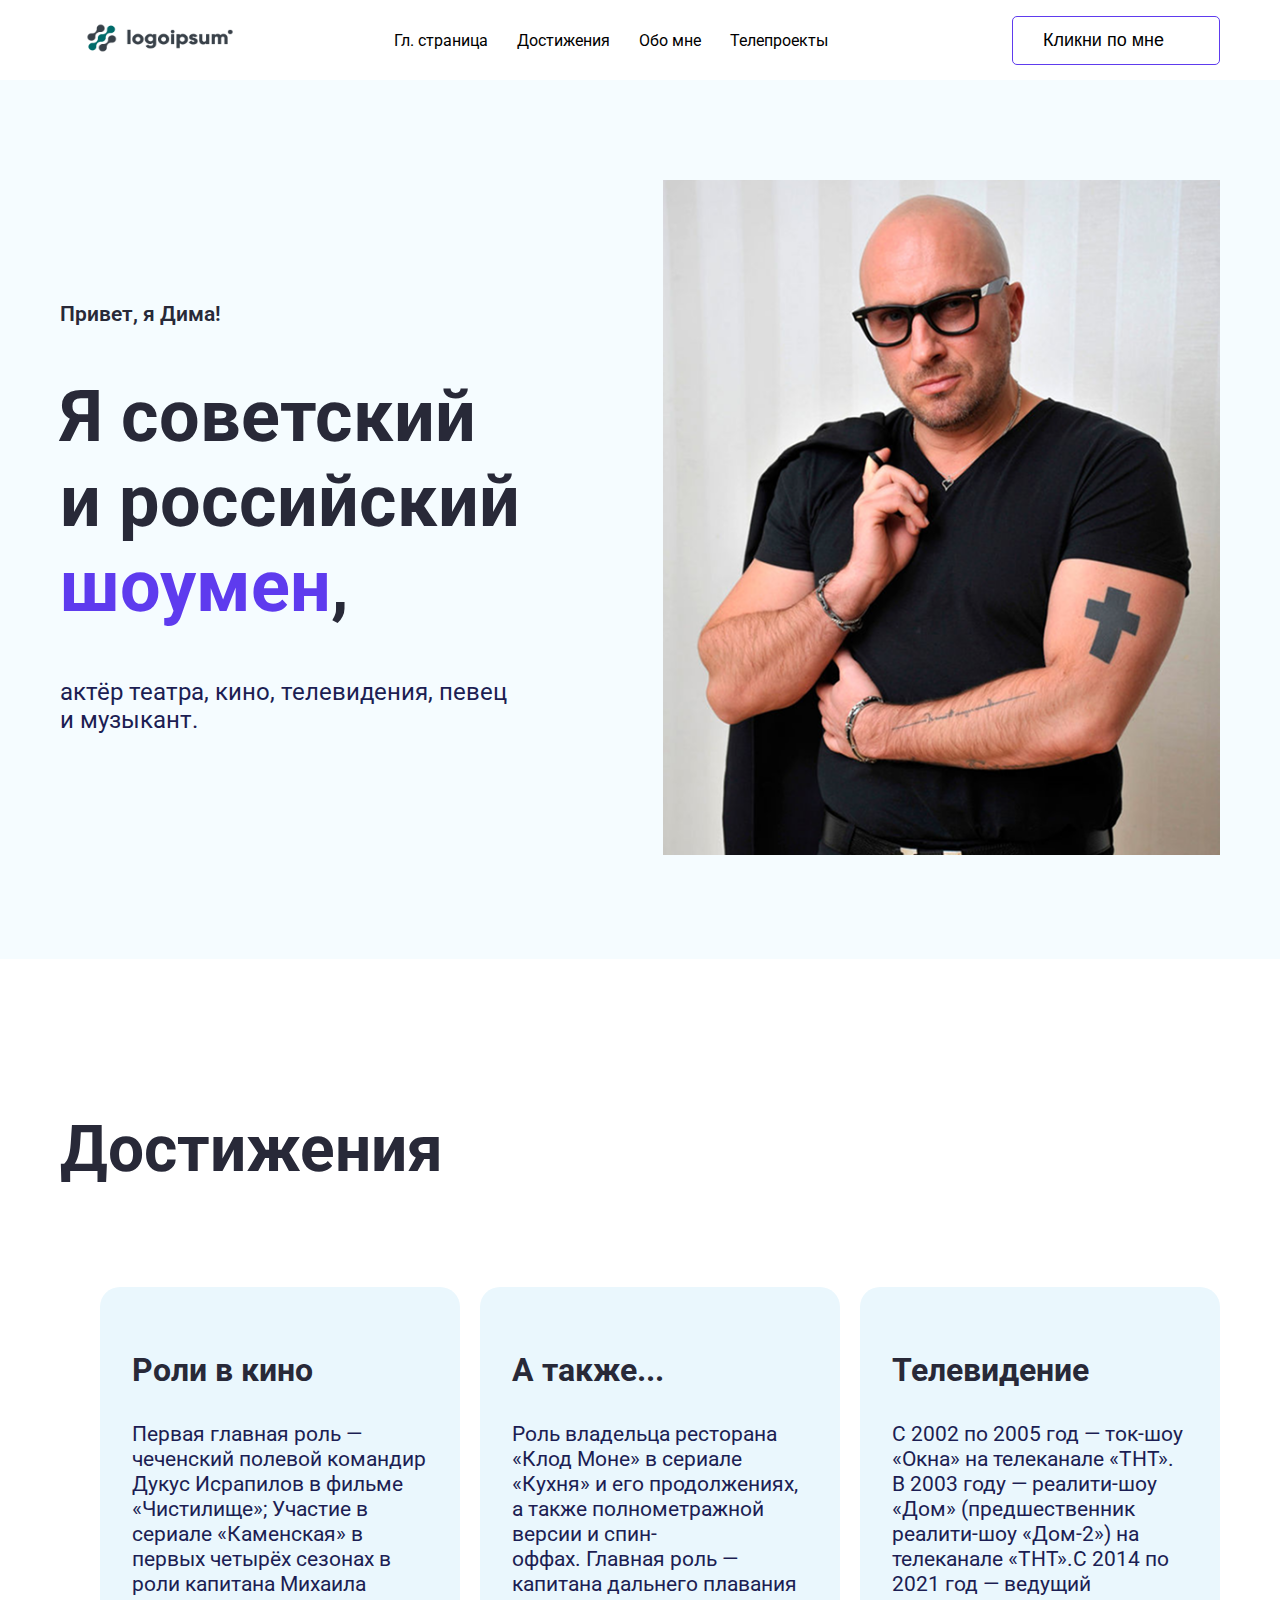
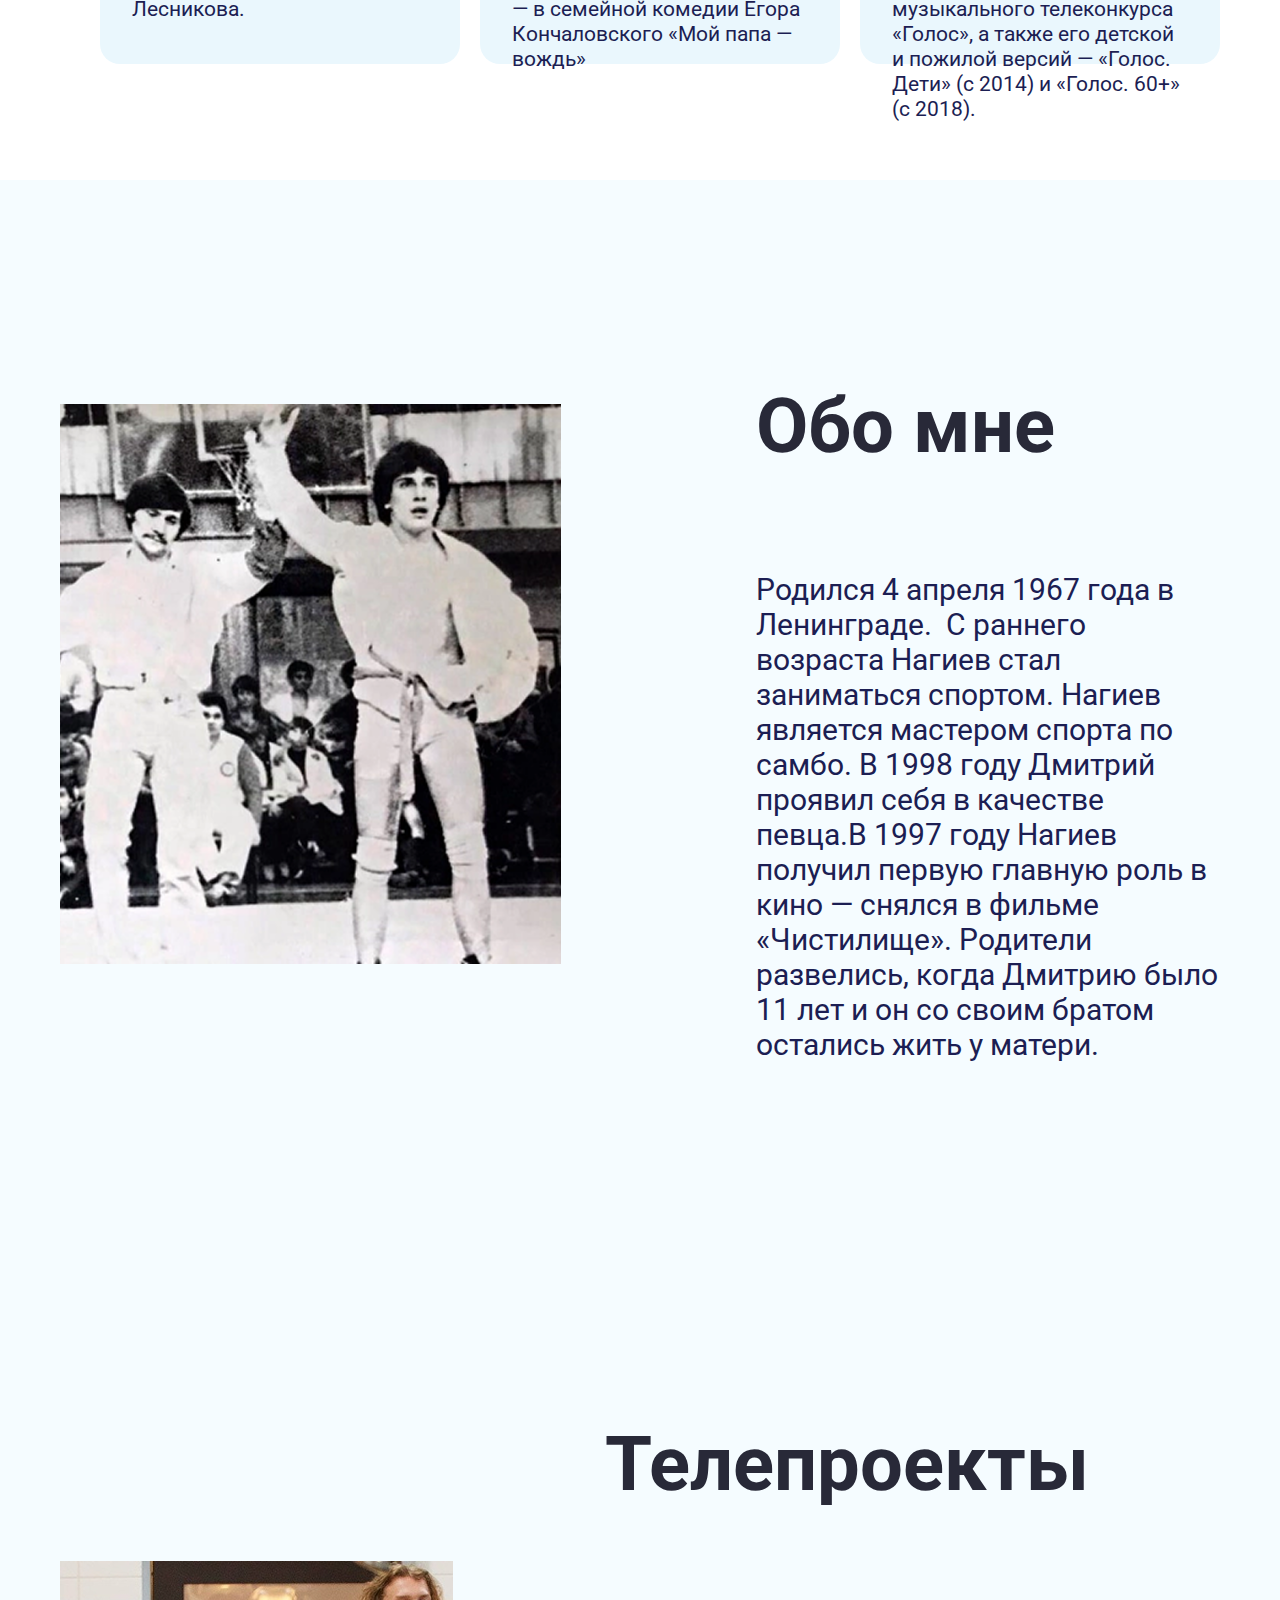
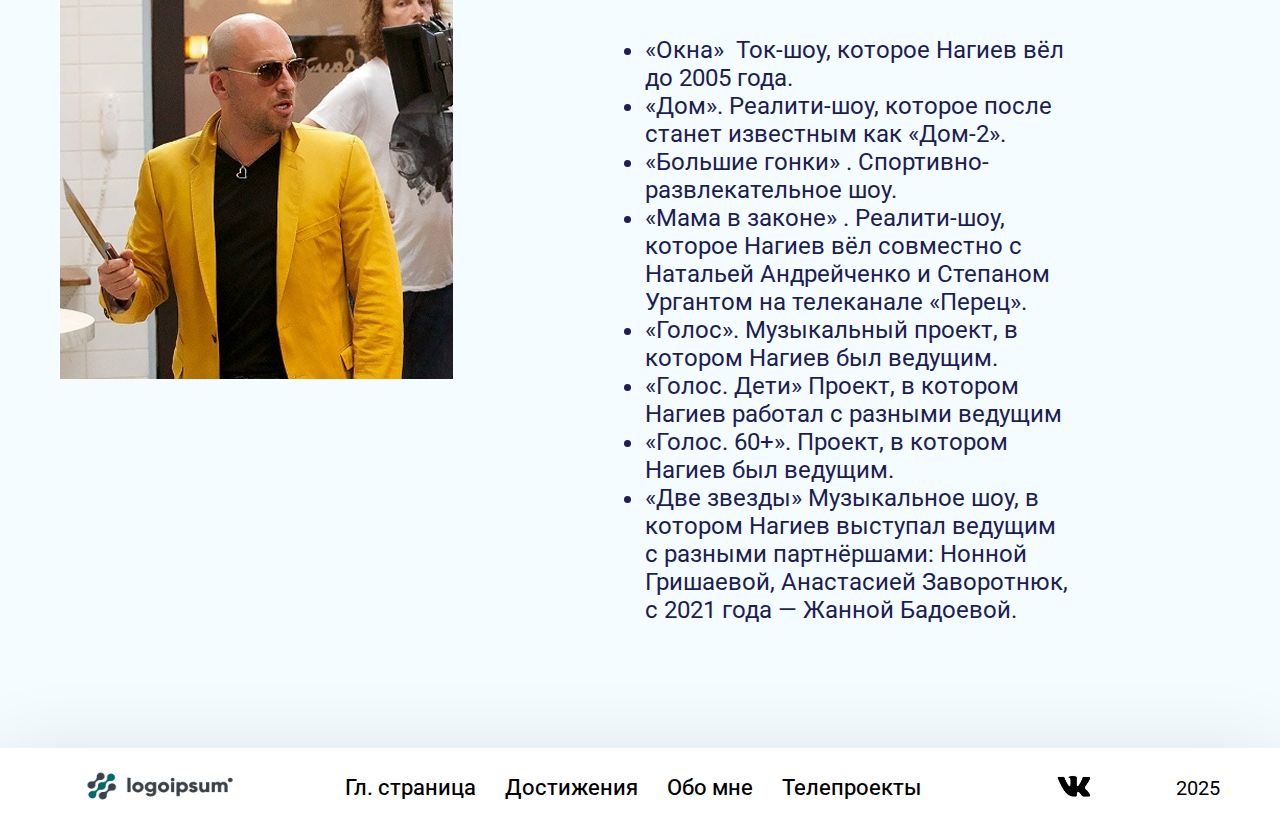
<file: index.html>
<!DOCTYPE html>
<html lang="en">
<head>
    <meta charset="UTF-8">
    <meta name="viewport" content="width=device-width, initial-scale=1.0">
    <title>Биография Дмитрия Нагиева</title>
    <link rel="stylesheet" href="style.css">
</head>
<body>
    <header>
        <div class="Logo">
            <img src="images/Logo.png" alt="логотип">
        </div>
        <nav>
            <a href="#">Гл. страница</a>
            <a href="#">Достижения</a>
            <a href="#">Обо мне</a>
            <a href="#">Телепроекты</a>
        </nav>
        <button class="header-btn"><a href="secondpage.html" target="_blank">Кликни по мне</a></button>
    </header>
    <main class="main">
    <section class="hero">
        <div class="hero-text">
            <p class="hero-name">Привет, я Дима!</p>
            <h1 class="hero-title">Я советский и российский <span>шоумен</span>,</h1>
            <p class="hero-descr"> актёр театра, кино, телевидения, певец и музыкант.</p>
        </div>
        <div class="hero-img">
            <img src="images/hero-bg.png" alt="Фото Дмитрия Нагиева">
        </div>
    </section>
    
    <section class="expertise">
        <div class="expertise__top">
            <h2 class="expertise__title">Достижения</h2>
        </div>
        <div class="experetise__bottom">
            <ul class="expertise__list card">
                <li>
                    <h3 class="card__title">Роли в кино</h3>
                    <p class="card__descr">
                        Первая главная роль — чеченский полевой командир Дукус Исрапилов в фильме «Чистилище»;
Участие в сериале «Каменская» в первых четырёх сезонах в роли капитана Михаила Лесникова.
                    </p>
                </li>
                <li>
                    <h3 class="card__title">А также...</h3>
                    <p class="card__descr">
                        Роль владельца ресторана «Клод Моне» в сериале «Кухня» и его продолжениях, а также полнометражной версии и спин-оффах. Главная роль — капитана дальнего плавания — в семейной комедии Егора Кончаловского «Мой папа — вождь»
                    </p>
                </li>
                <li>
                    <h3 class="card__title">Телевидение</h3>
                    <p class="card__descr">
                        С 2002 по 2005 год — ток-шоу «Окна» на телеканале «ТНТ».
В 2003 году — реалити-шоу «Дом» (предшественник реалити-шоу «Дом-2») на телеканале «ТНТ».С 2014 по 2021 год — ведущий музыкального телеконкурса «Голос», а также его детской и пожилой версий — «Голос. Дети» (с 2014) и «Голос. 60+» (с 2018).
                    </p>
                </li>
            </ul>
        </div>
    </section>
    <section class="me">
        <div class="me-img">
            <img src="images/me-bg.png" alt="Фото Дмитрия в молодости">
        </div>

        <div class="me-text">
            <h4 class="me-title">Обо мне</h4>
            <p class="me-descr">
                Родился 4 апреля 1967 года в Ленинграде.  С раннего возраста Нагиев стал заниматься спортом. Нагиев является мастером спорта по самбо. В 1998 году Дмитрий проявил себя в качестве певца.В 1997 году Нагиев получил первую главную роль в кино — снялся в фильме «Чистилище». Родители развелись, когда Дмитрию было 11 лет и он со своим братом остались жить у матери.
            </p>
        </div>
    </section>
    <section class="tele">
        <div class="tele-img">
            <img src="images/tele-bg.png" alt="Фото Дмитрия из сериала">
        </div>

        <div class="tele-text">
            <h5 class="tele-title">Телепроекты</h5>
            <ul class="tele__list">
                <li>«Окна»  Ток-шоу, которое Нагиев вёл до 2005 года. </li>
                <li>«Дом». Реалити-шоу, которое после станет известным как «Дом-2».</li>
                <li>«Большие гонки» . Спортивно-развлекательное шоу.</li>
                <li>«Мама в законе» . Реалити-шоу, которое Нагиев вёл совместно с Натальей Андрейченко и Степаном Ургантом на телеканале «Перец». </li>
                <li>«Голос». Музыкальный проект, в котором Нагиев был ведущим.</li>
                <li>«Голос. Дети» Проект, в котором Нагиев работал с разными ведущим</li>
                <li>«Голос. 60+». Проект, в котором Нагиев был ведущим.</li>
                <li>«Две звезды» Музыкальное шоу, в котором Нагиев выступал ведущим с разными партнёршами: Нонной Гришаевой, Анастасией Заворотнюк, с 2021 года — Жанной Бадоевой.</li>
            </ul>
        </div>
        </p>
    </section>
    
   </main>
   <footer class="footer">
        <div class="Logo">
            <img src="images/Logo.png" alt="логотип">
        </div>
        <nav>
            <a href="#">Гл. страница</a>
            <a href="#">Достижения</a>
            <a href="#">Обо мне</a>
            <a href="#">Телепроекты</a>
        </nav>
        <div class="vk-photo">
            <img src="images/vk.jpg" width="36" height="24" alt="логотип вк">
        </div>
        <p class="foot">2025</p>
        
   </footer>
</body>
</html>
</file>
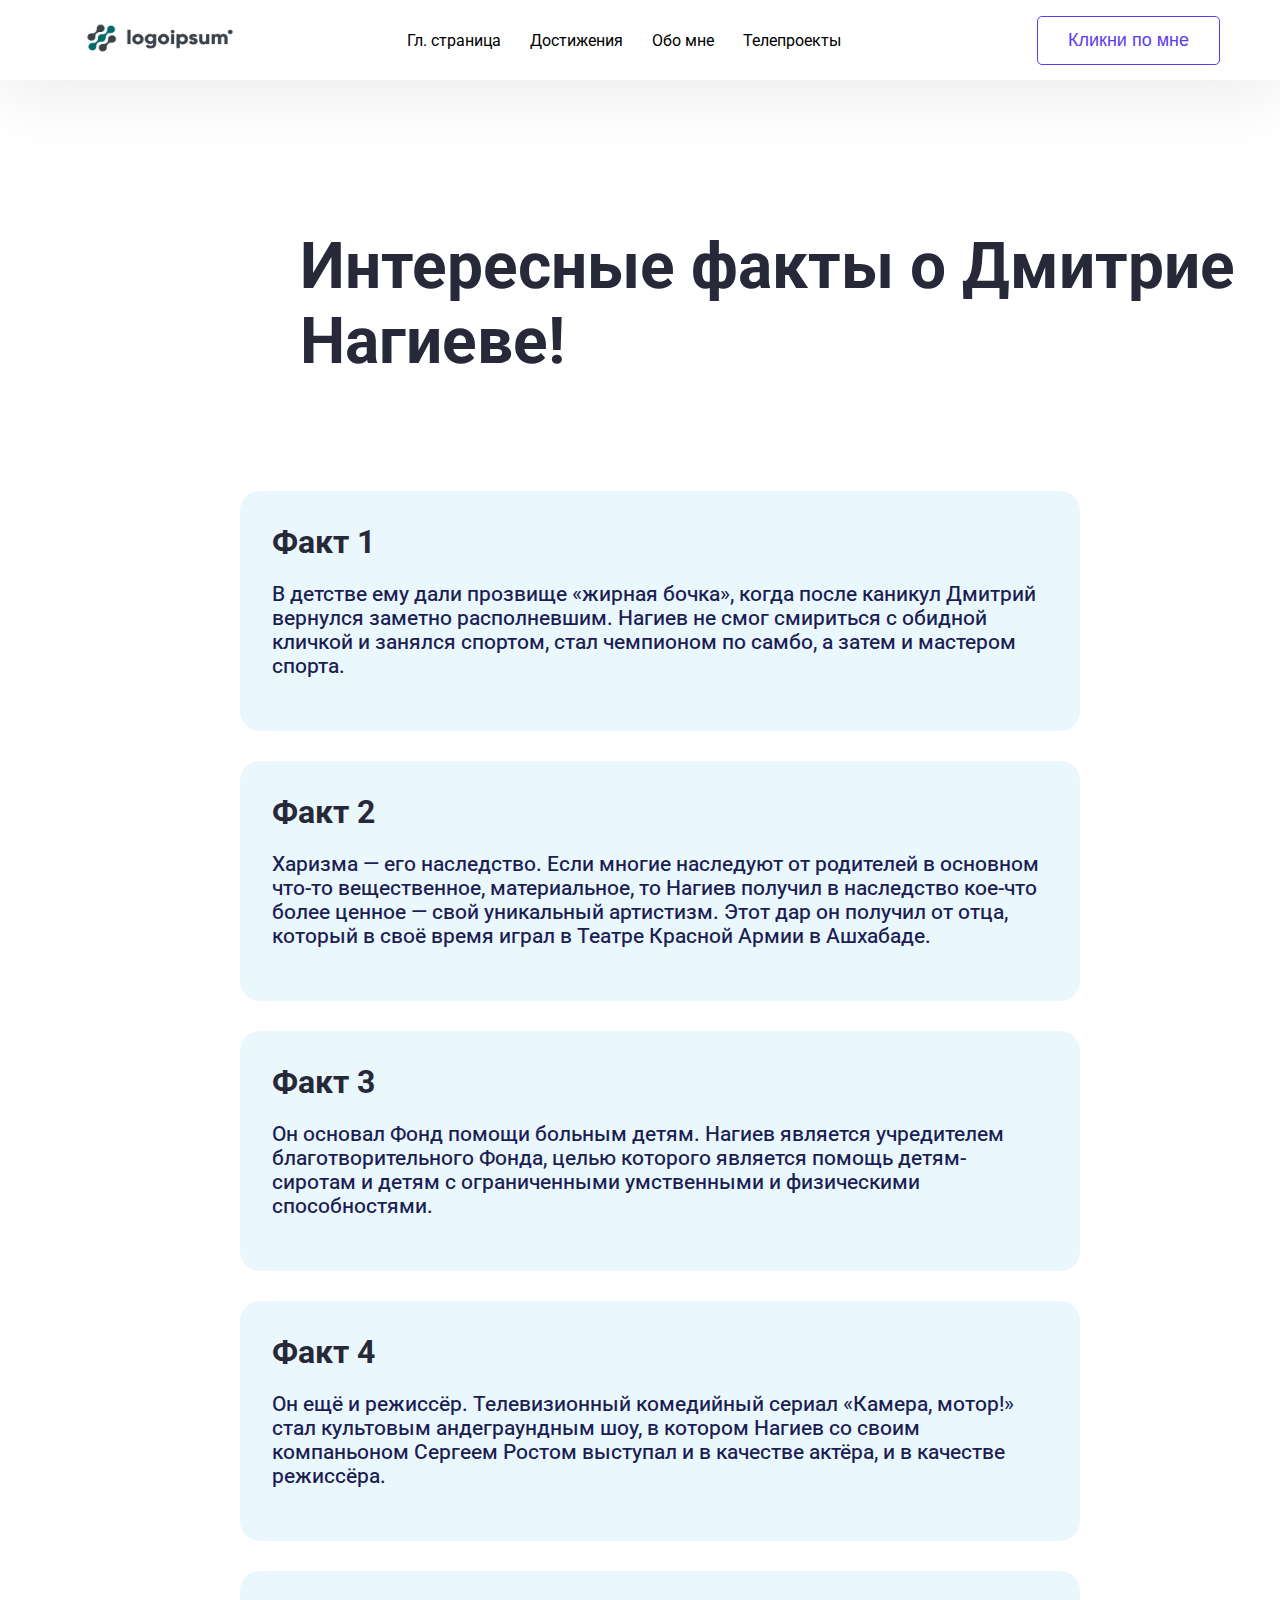
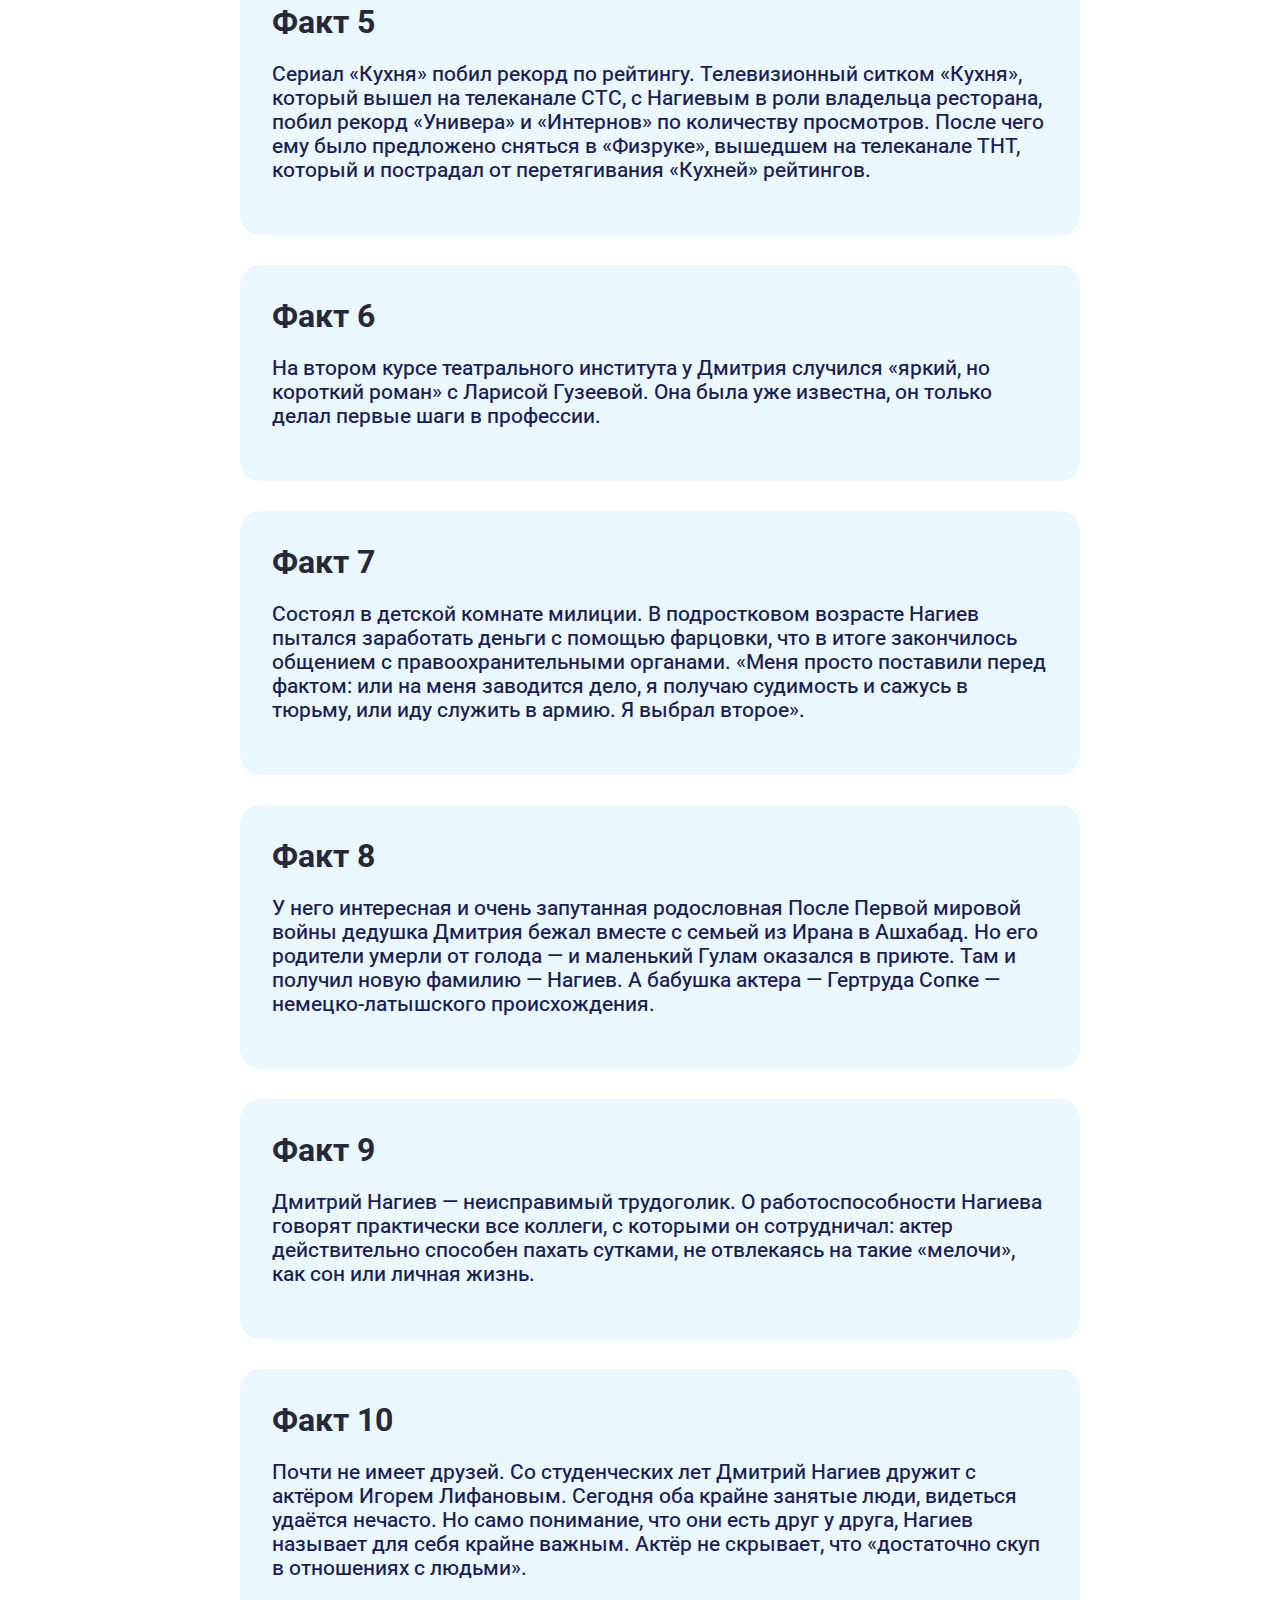
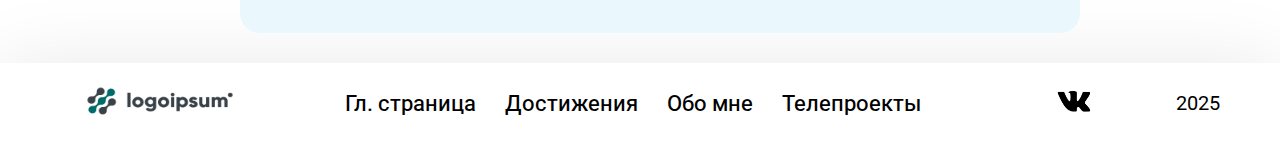
<file: secondpage.html>
<!DOCTYPE html>
<html lang="en">
<head>
    <meta charset="UTF-8">
    <meta name="viewport" content="width=device-width, initial-scale=1.0">
    <title>Дмитрий Нагиев биография</title>
    <link rel="stylesheet" href="style.css">
</head>
<body>
    <header>
        <div class="Logo">
            <img src="images/Logo.png" alt="логотип">
        </div>
        <nav>
            <a href="#">Гл. страница</a>
            <a href="#">Достижения</a>
            <a href="#">Обо мне</a>
            <a href="#">Телепроекты</a>
        </nav>
        <button class="header-btn">Кликни по мне</button>
    </header>
    <section class="fact">
        <div class="fact__top">
            <h6 class="fact__title">Интересные факты о Дмитрие Нагиеве!</h6>
        </div>
        <div class="fact__bottom">
            <ul class="fact__list com">
                <li>
                    <h7 class="com__title">Факт 1</h7>
                    <p class="com__descr">
                        В детстве ему дали прозвище «жирная бочка», когда после каникул Дмитрий вернулся заметно располневшим. Нагиев не смог смириться с обидной кличкой и занялся спортом, стал чемпионом по самбо, а затем и мастером спорта.
                    </p>
                </li>
                <li>
                    <h7 class="com__title">Факт 2</h7>
                    <p class="com__descr">
                        Харизма — его наследство. Если многие наследуют от родителей в основном что-то вещественное, материальное, то Нагиев получил в наследство кое-что более ценное — свой уникальный артистизм. Этот дар он получил от отца, который в своё время играл в Театре Красной Армии в Ашхабаде.
                    </p>
                </li>
                <li>
                    <h7 class="com__title">Факт 3</h7>
                    <p class="com__descr">
                        Он основал Фонд помощи больным детям. Нагиев является учредителем благотворительного Фонда, целью которого является помощь детям-сиротам и детям с ограниченными умственными и физическими способностями.
                    </p>
                </li>
                <li>
                    <h7 class="com__title">Факт 4</h7>
                    <p class="com__descr">
                        Он ещё и режиссёр. Телевизионный комедийный сериал «Камера, мотор!» стал культовым андеграундным шоу, в котором Нагиев со своим компаньоном Сергеем Ростом выступал и в качестве актёра, и в качестве режиссёра.
                    </p>
                </li>
                <li>
                    <h7 class="com__title">Факт 5</h7>
                    <p class="com__descr">
                        Сериал «Кухня» побил рекорд по рейтингу. Телевизионный ситком «Кухня», который вышел на телеканале СТС, с Нагиевым в роли владельца ресторана, побил рекорд «Универа» и «Интернов» по количеству просмотров. После чего ему было предложено сняться в «Физруке», вышедшем на телеканале ТНТ, который и пострадал от перетягивания «Кухней» рейтингов.
                    </p>
                </li>
                <li>
                    <h7 class="com__title">Факт 6</h7>
                    <p class="com__descr">
                        На втором курсе театрального института у Дмитрия случился «яркий, но короткий роман» с Ларисой Гузеевой. Она была уже известна, он только делал первые шаги в профессии.
                    </p>
                </li>
                <li>
                    <h7 class="com__title">Факт 7</h7>
                    <p class="com__descr">
                        Состоял в детской комнате милиции. В подростковом возрасте Нагиев пытался заработать деньги с помощью фарцовки, что в итоге закончилось общением с правоохранительными органами. «Меня просто поставили перед фактом: или на меня заводится дело, я получаю судимость и сажусь в тюрьму, или иду служить в армию. Я выбрал второе».
                    </p>
                </li>
                <li>
                    <h7 class="com__title">Факт 8</h7>
                    <p class="com__descr">У него интересная и очень запутанная родословная
После Первой мировой войны дедушка Дмитрия бежал вместе с семьей из Ирана в Ашхабад. Но его родители умерли от голода — и маленький Гулам оказался в приюте. Там и получил новую фамилию — Нагиев. А бабушка актера — Гертруда Сопке — немецко-латышского происхождения.</p>
                </li>
                <li>
                    <h7 class="com__title">Факт 9</h7>
                    <p class="com__descr">Дмитрий Нагиев — неисправимый трудоголик. О работоспособности Нагиева говорят практически все коллеги, с которыми он сотрудничал: актер действительно способен пахать сутками, не отвлекаясь на такие «мелочи», как сон или личная жизнь.</p>
                </li>
                <li>
                    <h7 class="com__title">Факт 10</h7>
                    <p class="com__descr">Почти не имеет друзей. Со студенческих лет Дмитрий Нагиев дружит с актёром Игорем Лифановым. Сегодня оба крайне занятые люди, видеться удаётся нечасто. Но само понимание, что они есть друг у друга, Нагиев называет для себя крайне важным.
Актёр не скрывает, что «достаточно скуп в отношениях с людьми».</p>
                </li>
            </ul>
        </div>
    </section>
    <footer class="footer">
        <div class="Logo">
            <img src="images/Logo.png" alt="логотип">
        </div>
        <nav>
            <a href="#">Гл. страница</a>
            <a href="#">Достижения</a>
            <a href="#">Обо мне</a>
            <a href="#">Телепроекты</a>
        </nav>
        <div class="vk-photo">
            <img src="images/vk.jpg" width="36" height="24" alt="логотип вк">
        </div>
        <p class="foot">2025</p>
        
    </footer>
</body>
</html>
</file>
<file: style.css>
@import url('https://fonts.googleapis.com/css2?family=Roboto:ital,wght@0,100..900;1,100..900&display=swap');

* {
    box-sizing: border-box;
}

body {
    margin: 0;
    padding: 0;
}

a {
    text-decoration: none;
    color: #000;
}

header {
    padding: 0 60px;
    display: flex;
    align-items: center;
    justify-content: space-between;
    height: 80px;
    background: #FFFFFF;
    box-shadow: 0px 5.33333px 80px rgba(0, 0, 0, 0.1);

}

header a{
    margin-right: 25px;
}

body{
    margin: 0;
    font-family: "Roboto", sans-serif;
}

.Logo img {
    width: 150px;
    height: 30px;
    margin-left: 25px;
}

.header-btn {
    display: flex;
    justify-content: center;
    align-items: center;
    padding: 10px 30px;
    border: 1px solid #5E3BEE;
    border-radius: 5px;
    background-color: #fff;
    font-size: 18px;
    line-height: 150%;
    color: #5E3BEE;
}

.hero {
    display: flex;
    align-items: center;
    justify-content: space-between;
    padding: 100px 60px;
    background: #F5FCFF;
}

.hero-text {
    width: 40%;
}

.hero-img {
    width: 48%;
}

.hero-img img {
    width: 100%;
}

.hero-name {
    font-weight: 600;
    font-size: 21px;
    color: #282938;
}

.hero-title {
    font-weight: 700;
    font-size: 72px;
    color: #282938;
}

.hero-title span {
    color:#5E3BEE;
}

.hero-descr {
    font-size: 24px;
    color: #1C1E53;
}

.expertise {
    padding: 100px 60px;
}

.expertise__title {
    font-weight: 700;
    font-size: 64px;
    color: #282938;
    margin-bottom: 100px;
}

.card {
    display: flex;
    align-items: center;
    justify-content: space-between;
    gap: 20px;
    flex-wrap: wrap;
    list-style-type: none;
}

.card li {
    background-color: #eaf7fd;
    border-radius: 20px;
    padding: 32px;
    flex: 1;
    height: 377px;
}

.card__title {
    font-weight: 700;
    font-size: 32px;
    color: #282938;
}

.card__descr {
    font-weight: 400;
    font-size: 21.3333px;
    color: #1C1E53;
}

.me {
    display: flex;
    align-items: center;
    justify-content: space-between;
    padding: 100px 60px;
    background: #F5FCFF;
}

.me-img {
    width: 48%;
}

.me-img img {
    width: 90%;
}

.me-text {
    width: 40%;
}

.me-title {
    font-weight: 700;
    font-size: 76px;
    color: #282938;
}

.me-descr {
    font-size: 30px;
    color: #1C1E53;
}

.tele {
    display: flex;
    align-items: center;
    justify-content: space-between;
    padding: 100px 60px;
    background: #F5FCFF;
}

.tele-img {
    width: 393px;
    height: 418px;
}

.tele-title {
    font-weight: 700;
    font-size: 76px;
    color: #282938;
}

.tele-text {
    width: 40%;
}

.tele__list {   
    font-size: 24px;
    color: #1C1E53;
}

footer {
    padding: 0 60px;
    display: flex;
    align-items: center;
    justify-content: space-between;
    height: 80px;
    background: #FFFFFF;
    box-shadow: 0px 5.33333px 80px rgba(0, 0, 0, 0.1);

}

.vk-photo {
    width: 10px;
}

.footer a {
    font-size: 22px;
    font-weight: 450;
    margin-right: 25px;
}

.foot {
    font-size: 20px;
    font-weight: 400;
}

.fact {
    display: flex;
    align-items: center;
    justify-content: space-between;
    gap: 20px;
    flex-wrap: wrap;
    list-style-type: none;
}

.fact__title {
    color: #282938;
    margin-left: 300px;
    width: 1024px;
    height: 77px;
    font-weight: 700;
    font-size: 64px;
    color: #282938;
    align-self: stretch;
}

.fact li {
    background-color: #eaf7fd;
    border-radius: 20px;
    padding: 32px;
    flex: 1;
    margin-bottom: 30px;
    margin-left: 200px;
    margin-right: 200px;
    list-style-type: none;
}

.com__title {
    font-weight: 700;
    font-size: 32px;
    color: #282938;
}

.com__descr {
    font-weight: 450;
    font-size: 21px;
    color: #1C1E53
}
</file>
